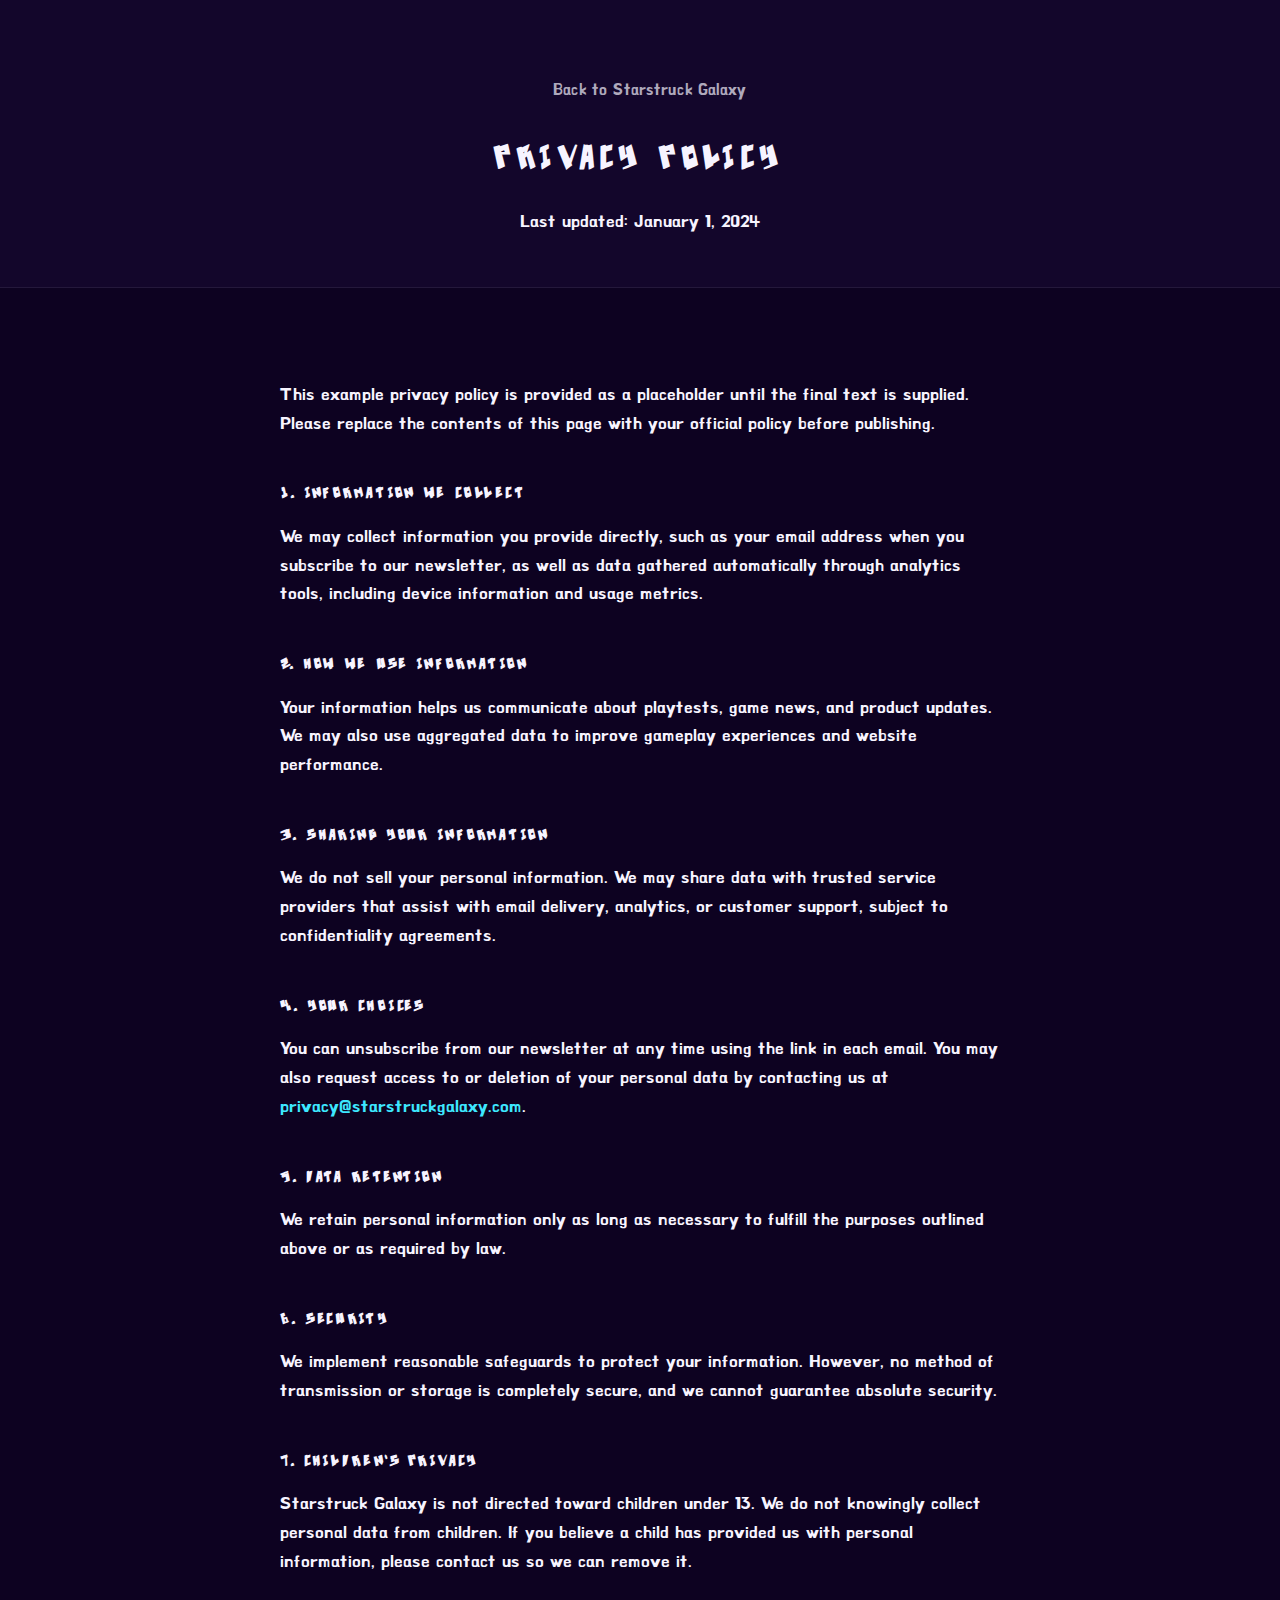
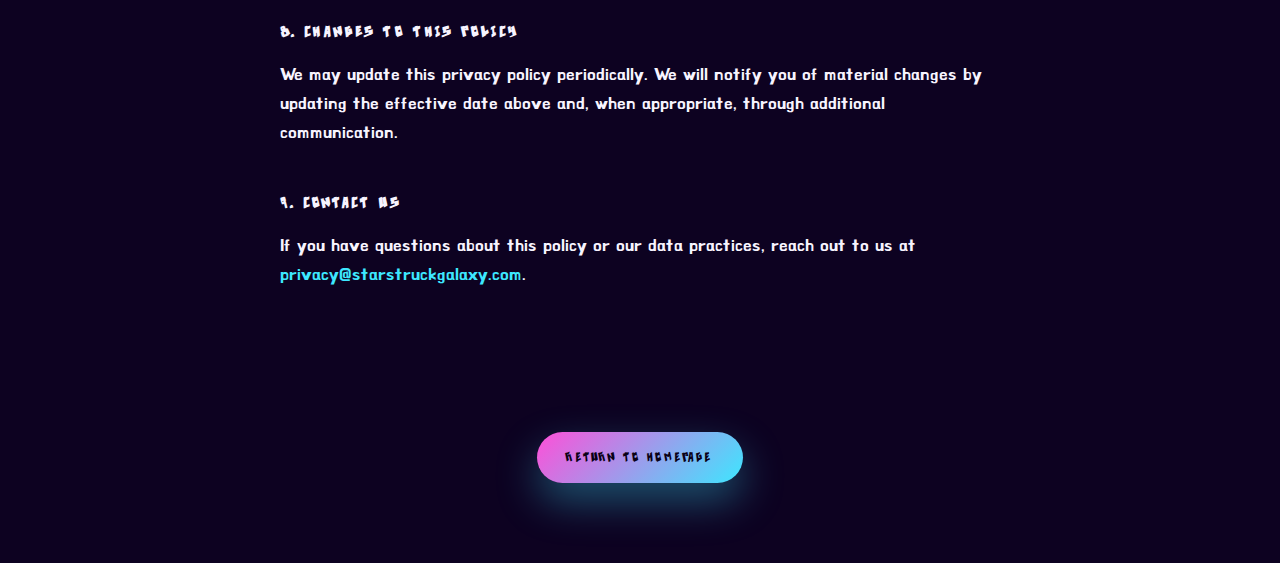
<file: privacy.html>
<!DOCTYPE html>
<html lang="en">
<head>
  <meta charset="utf-8" />
  <meta name="viewport" content="width=device-width, initial-scale=1" />
  <meta name="description" content="Starstruck Galaxy privacy policy." />
  <title>Privacy Policy | Starstruck Galaxy</title>
  <link rel="preconnect" href="https://fonts.googleapis.com" />
  <link rel="preconnect" href="https://fonts.gstatic.com" crossorigin />
  <link href="https://fonts.googleapis.com/css2?family=Press+Start+2P&display=swap" rel="stylesheet" />
  <link rel="stylesheet" href="styles.css" />
</head>
<body class="legal">
  <header class="legal__header">
    <div class="container narrow">
      <a class="brand" href="index.html">&larr; Back to Starstruck Galaxy</a>
      <h1>Privacy Policy</h1>
      <p class="updated">Last updated: January 1, 2024</p>
    </div>
  </header>

  <main class="legal__content">
    <div class="container narrow">
      <p>This example privacy policy is provided as a placeholder until the final text is supplied. Please replace the contents of this page with your official policy before publishing.</p>

      <h2>1. Information We Collect</h2>
      <p>We may collect information you provide directly, such as your email address when you subscribe to our newsletter, as well as data gathered automatically through analytics tools, including device information and usage metrics.</p>

      <h2>2. How We Use Information</h2>
      <p>Your information helps us communicate about playtests, game news, and product updates. We may also use aggregated data to improve gameplay experiences and website performance.</p>

      <h2>3. Sharing Your Information</h2>
      <p>We do not sell your personal information. We may share data with trusted service providers that assist with email delivery, analytics, or customer support, subject to confidentiality agreements.</p>

      <h2>4. Your Choices</h2>
      <p>You can unsubscribe from our newsletter at any time using the link in each email. You may also request access to or deletion of your personal data by contacting us at <a href="mailto:privacy@starstruckgalaxy.com">privacy@starstruckgalaxy.com</a>.</p>

      <h2>5. Data Retention</h2>
      <p>We retain personal information only as long as necessary to fulfill the purposes outlined above or as required by law.</p>

      <h2>6. Security</h2>
      <p>We implement reasonable safeguards to protect your information. However, no method of transmission or storage is completely secure, and we cannot guarantee absolute security.</p>

      <h2>7. Children&rsquo;s Privacy</h2>
      <p>Starstruck Galaxy is not directed toward children under 13. We do not knowingly collect personal data from children. If you believe a child has provided us with personal information, please contact us so we can remove it.</p>

      <h2>8. Changes to This Policy</h2>
      <p>We may update this privacy policy periodically. We will notify you of material changes by updating the effective date above and, when appropriate, through additional communication.</p>

      <h2>9. Contact Us</h2>
      <p>If you have questions about this policy or our data practices, reach out to us at <a href="mailto:privacy@starstruckgalaxy.com">privacy@starstruckgalaxy.com</a>.</p>
    </div>
  </main>

  <footer class="legal__footer">
    <div class="container narrow">
      <a class="cta-button" href="index.html">Return to Homepage</a>
    </div>
  </footer>
</body>
</html>
</file>
<file: styles.css>
@font-face {
  font-family: 'BM Hanna Pro';
  src: url('fonts/BMHannaPro.ttf') format('truetype');
  font-display: swap;
}

@font-face {
  font-family: 'Pixel Punk';
  src: url('fonts/Pixelpunk.ttf') format('truetype');
  font-display: swap;
}

:root {
  --font-body: 'BM Hanna Pro', 'Noto Sans', 'Helvetica Neue', Arial, sans-serif;
  --font-display: 'Pixel Punk', 'BM Hanna Pro', cursive;
  --color-bg: #0d0221;
  --color-bg-alt: #13062b;
  --color-surface: rgba(19, 6, 43, 0.8);
  --color-accent: #ff4fd8;
  --color-accent-2: #3de7ff;
  --color-text: #f7f4ff;
  --color-text-muted: rgba(247, 244, 255, 0.7);
  --shadow-elevated: 0 24px 64px rgba(0, 0, 0, 0.45);
  --max-width: 1100px;
  color-scheme: dark;
}

* {
  box-sizing: border-box;
}

html {
  scroll-behavior: smooth;
}

body {
  margin: 0;
  font-family: var(--font-body);
  font-size: 1.0625rem;
  line-height: 1.7;
  color: var(--color-text);
  background: radial-gradient(circle at top, rgba(61, 231, 255, 0.12), transparent 55%),
    radial-gradient(circle at 30% 20%, rgba(255, 79, 216, 0.18), transparent 65%),
    var(--color-bg);
  min-height: 100vh;
}

a {
  color: var(--color-accent-2);
  text-decoration: none;
}

a:hover,
a:focus-visible {
  text-decoration: underline;
}

.container {
  width: min(100% - 3rem, var(--max-width));
  margin-inline: auto;
}

.container.narrow {
  width: min(100% - 3rem, 720px);
}

.site-header {
  position: sticky;
  top: 0;
  z-index: 1000;
  background: rgba(13, 2, 33, 0.9);
  backdrop-filter: blur(14px);
  border-bottom: 1px solid rgba(247, 244, 255, 0.08);
}

.site-header .container {
  display: flex;
  align-items: center;
  justify-content: space-between;
  padding: 1rem 0.75rem;
}

.brand {
  display: inline-flex;
  align-items: center;
  gap: 0.5rem;
  font-family: var(--font-display);
  font-size: 1rem;
  text-transform: uppercase;
  letter-spacing: 0.08em;
  color: var(--color-text);
}

.brand__logo {
  width: 48px;
  aspect-ratio: 1;
  border-radius: 12px;
  background: conic-gradient(from 180deg at 50% 50%, #ff4fd8 0deg, #3de7ff 120deg, #ffd84f 240deg, #ff4fd8 360deg);
  box-shadow: 0 12px 32px rgba(255, 79, 216, 0.35);
}

.primary-nav ul {
  display: flex;
  gap: clamp(0.75rem, 2vw, 1.5rem);
  list-style: none;
  margin: 0;
  padding: 0;
}

.primary-nav a {
  font-weight: 600;
  color: var(--color-text-muted);
  text-transform: uppercase;
  font-size: 0.75rem;
  letter-spacing: 0.12em;
}

.primary-nav a:hover,
.primary-nav a:focus-visible {
  color: var(--color-text);
}

.logo-splash {
  position: absolute;
  inset: 0;
  display: grid;
  place-items: center;
  z-index: 11;           /* above layers and hero__content */
  pointer-events: none;  /* it's decorative */
}

.logo-splash img {
  width: min(60vw, 520px);
  height: auto;
  filter: drop-shadow(0 12px 24px rgba(0,0,0,0.45));
}

.logo-splash__tagline {
  margin-top: clamp(0.25rem, 1vw, 0.75rem);
  font-family: var(--font-display);
  font-size: clamp(2rem, 4.8vw, 3.5rem);
  letter-spacing: 0.12em;
  text-transform: uppercase;
  color: var(--color-text);
  text-align: center;
  text-shadow: 0 6px 18px rgba(0, 0, 0, 0.45);
}

/* Stack logo + tagline and center the pair */
.logo-splash {
  display: flex;               /* was grid */
  flex-direction: column;
  justify-content: center;     /* vertical center */
  align-items: center;         /* horizontal center */
  gap: clamp(0.25rem, 1vw, 0.75rem); /* controls tagline distance from logo */
}

/* Remove the old margin so gap controls spacing */
.hero .logo-splash__tagline {
  margin-top: 0;
}

.hero {
  position: relative;
  min-height: clamp(720px, 110vh, 960px);
  display: grid;
  align-items: end;
  padding: 12rem 0 6rem;
  overflow: hidden;
}

.parallax {
  position: absolute;
  inset: 0;
  overflow: hidden;
  pointer-events: none;
}

.layer {
  position: absolute;
  inset: -12vh -12vw;
  transform: translateZ(0);
  opacity: 1;
}

.layer__image {
  width: 100%;
  height: 100%;
  background-position: center top;
  background-repeat: no-repeat;
  background-size: contain;
}

.layer--7 {
  z-index: 1;
}

.layer--6 {
  z-index: 2;
}

.layer--5 {
  z-index: 3;
}

.layer--4 {
  z-index: 4;
}

.layer--3 {
  z-index: 5;
}

.layer--2 {
  z-index: 6;
}

.layer--1 {
  z-index: 7;
}

.layer--0 {
  z-index: 8;
}

.layer--7 .layer__image {
  background-image: url('hero_7.png');
  background-size: cover;
}

.layer--6 .layer__image {
  background-image: url('hero_6.png');
}

.layer--5 .layer__image {
  background-image: url('hero_5.png');
}

.layer--4 .layer__image {
  background-image: url('hero_4.png');
}

.layer--3 .layer__image {
  background-image: url('hero_3.png');
}

.layer--2 .layer__image {
  background-image: url('hero_2.png');
}

.layer--1 .layer__image {
  background-image: url('hero_1_full.png');
}

.layer--0 .layer__image {
  background-image: url('hero_0.png');
}

.parallax { z-index: 1; }

.hero__content {
  position: relative;
  z-index: 2;
  text-align: center;
  padding-bottom: 3rem;
}

.logo-splash { z-index: 3; } 

.hero__title {
  font-family: var(--font-display);
  font-size: clamp(1.5rem, 4vw, 3rem);
  text-transform: uppercase;
  letter-spacing: 0.12em;
  margin-bottom: 1rem;
  text-shadow: 0 12px 32px rgba(0, 0, 0, 0.55);
}

.hero__subtitle {
  max-width: 40ch;
  margin-inline: auto;
  color: var(--color-text-muted);
}

/* The tall scrollytelling container that creates scroll distance */
.hero-pin {
  /* Controls how long the pin lasts. Set via inline --pin-height above. */
  height: var(--pin-height, 220vh);
  position: relative;
}

/* Sticky hero that holds at the top while you scroll through .hero-pin */
.hero {
  position: sticky;
  top: 0;
  height: 100vh;              /* lock viewport height while pinned */
  min-height: 100vh;          /* override your previous min-height */
  display: grid;
  align-items: end;
  padding: 12rem 0 6rem;
  overflow: hidden;
  z-index: 0;
}

/* Optional: while pinned we want layers to start below the fold */
.layer {
  will-change: transform, opacity;
}

.cta-button {
  display: inline-flex;
  align-items: center;
  justify-content: center;
  gap: 0.5rem;
  padding: 0.875rem 1.75rem;
  border-radius: 999px;
  font-family: var(--font-display);
  font-size: 0.85rem;
  text-transform: uppercase;
  letter-spacing: 0.14em;
  background: linear-gradient(135deg, var(--color-accent), var(--color-accent-2));
  color: #090016;
  box-shadow: 0 18px 42px rgba(61, 231, 255, 0.35);
  border: none;
}

.cta-button--secondary {
  background: transparent;
  color: var(--color-text);
  border: 1px solid rgba(247, 244, 255, 0.35);
  box-shadow: none;
}

.section {
  padding: clamp(4rem, 7vw, 7rem) 0;
}

.section h2 {
  font-family: var(--font-display);
  font-size: clamp(1.25rem, 3vw, 2rem);
  text-transform: uppercase;
  letter-spacing: 0.18em;
  margin-bottom: 1rem;
}

.about p {
  margin-bottom: 1.25rem;
}

.about__mantra {
  font-family: var(--font-display);
  font-size: 1.5rem;
  letter-spacing: 0.25em;
  text-align: center;
  margin: 2rem 0;
}

.newsletter {
  background: var(--color-bg-alt);
  position: relative;
  isolation: isolate;
}

.newsletter::before {
  content: '';
  position: absolute;
  inset: 10% 5% 15%;
  border-radius: 32px;
  background: linear-gradient(120deg, rgba(61, 231, 255, 0.2), rgba(255, 79, 216, 0.25));
  filter: blur(20px);
  opacity: 0.75;
  z-index: -1;
}

.newsletter__embed {
  margin-top: 2rem;
  padding: 1.5rem;
  border-radius: 24px;
  background: rgba(13, 2, 33, 0.7);
  border: 1px solid rgba(247, 244, 255, 0.12);
  box-shadow: var(--shadow-elevated);
}

.mailerlite-widget iframe {
  width: 100%;
  min-height: 320px;
  border: none;
  border-radius: 18px;
  background: #0d0221;
}

.consent {
  display: flex;
  align-items: flex-start;
  gap: 0.75rem;
  margin-top: 1.25rem;
  font-size: 0.875rem;
  line-height: 1.5;
}

.consent input[type='checkbox'] {
  width: 1.25rem;
  height: 1.25rem;
  margin-top: 0.15rem;
  accent-color: var(--color-accent);
}

.features .container {
  display: grid;
  gap: clamp(2rem, 4vw, 3rem);
  grid-template-columns: repeat(auto-fit, minmax(250px, 1fr));
}

.feature-card {
  background: rgba(19, 6, 43, 0.85);
  border-radius: 28px;
  overflow: hidden;
  border: 1px solid rgba(247, 244, 255, 0.12);
  display: grid;
  gap: 0;
  min-height: 100%;
}

.feature-card__media {
  position: relative;
  background: linear-gradient(135deg, rgba(61, 231, 255, 0.35), rgba(255, 79, 216, 0.35));
  min-height: 200px;
  display: grid;
  place-items: center;
}

.placeholder-image {
  font-family: var(--font-display);
  letter-spacing: 0.18em;
  text-transform: uppercase;
  color: rgba(9, 0, 22, 0.85);
  background: rgba(247, 244, 255, 0.8);
  padding: 0.75rem 1rem;
  border-radius: 999px;
}

.feature-card__content {
  padding: 2rem;
}

.feature-card__content h3 {
  font-family: var(--font-display);
  font-size: 1.15rem;
  letter-spacing: 0.12em;
  margin-bottom: 0.5rem;
}

.feature-card__content p {
  color: var(--color-text-muted);
}

.cta {
  text-align: center;
}

.cta__actions {
  display: flex;
  flex-wrap: wrap;
  justify-content: center;
  gap: 1rem;
  margin-top: 2rem;
}

.site-footer {
  background: rgba(9, 0, 22, 0.85);
  border-top: 1px solid rgba(247, 244, 255, 0.08);
  padding: 1.5rem 0;
  font-size: 0.85rem;
}

.site-footer .container {
  display: flex;
  flex-wrap: wrap;
  justify-content: space-between;
  align-items: center;
  gap: 1rem;
}

.legal {
  background: var(--color-bg);
}

.legal__header {
  padding: clamp(3rem, 6vw, 5rem) 0 2rem;
  background: var(--color-bg-alt);
  border-bottom: 1px solid rgba(247, 244, 255, 0.08);
  text-align: center;
}

.legal__header h1 {
  font-family: var(--font-display);
  letter-spacing: 0.18em;
  text-transform: uppercase;
}

.legal__header .brand {
  font-family: var(--font-body);
  letter-spacing: normal;
  text-transform: none;
  font-size: 0.95rem;
  color: var(--color-text-muted);
}

.legal__content {
  padding: clamp(3rem, 6vw, 6rem) 0;
}

.legal__content h2 {
  font-family: var(--font-display);
  letter-spacing: 0.18em;
  text-transform: uppercase;
  font-size: 1rem;
  margin-top: 2.5rem;
}

.legal__footer {
  padding: 3rem 0 5rem;
  text-align: center;
}

@media (max-width: 768px) {
  .site-header .container {
    flex-direction: column;
    gap: 0.75rem;
  }

  .primary-nav ul {
    flex-wrap: wrap;
    justify-content: center;
  }

  .hero {
    padding: 10rem 0 4rem;
  }

  .layer__image {
    width: min(600px, 120vw);
  }
}

@media (prefers-reduced-motion: reduce) {
  html {
    scroll-behavior: auto;
  }

  .parallax,
  .layer,
  .layer__image {
    animation: none;
    transform: none !important;
  }
}
</file>
